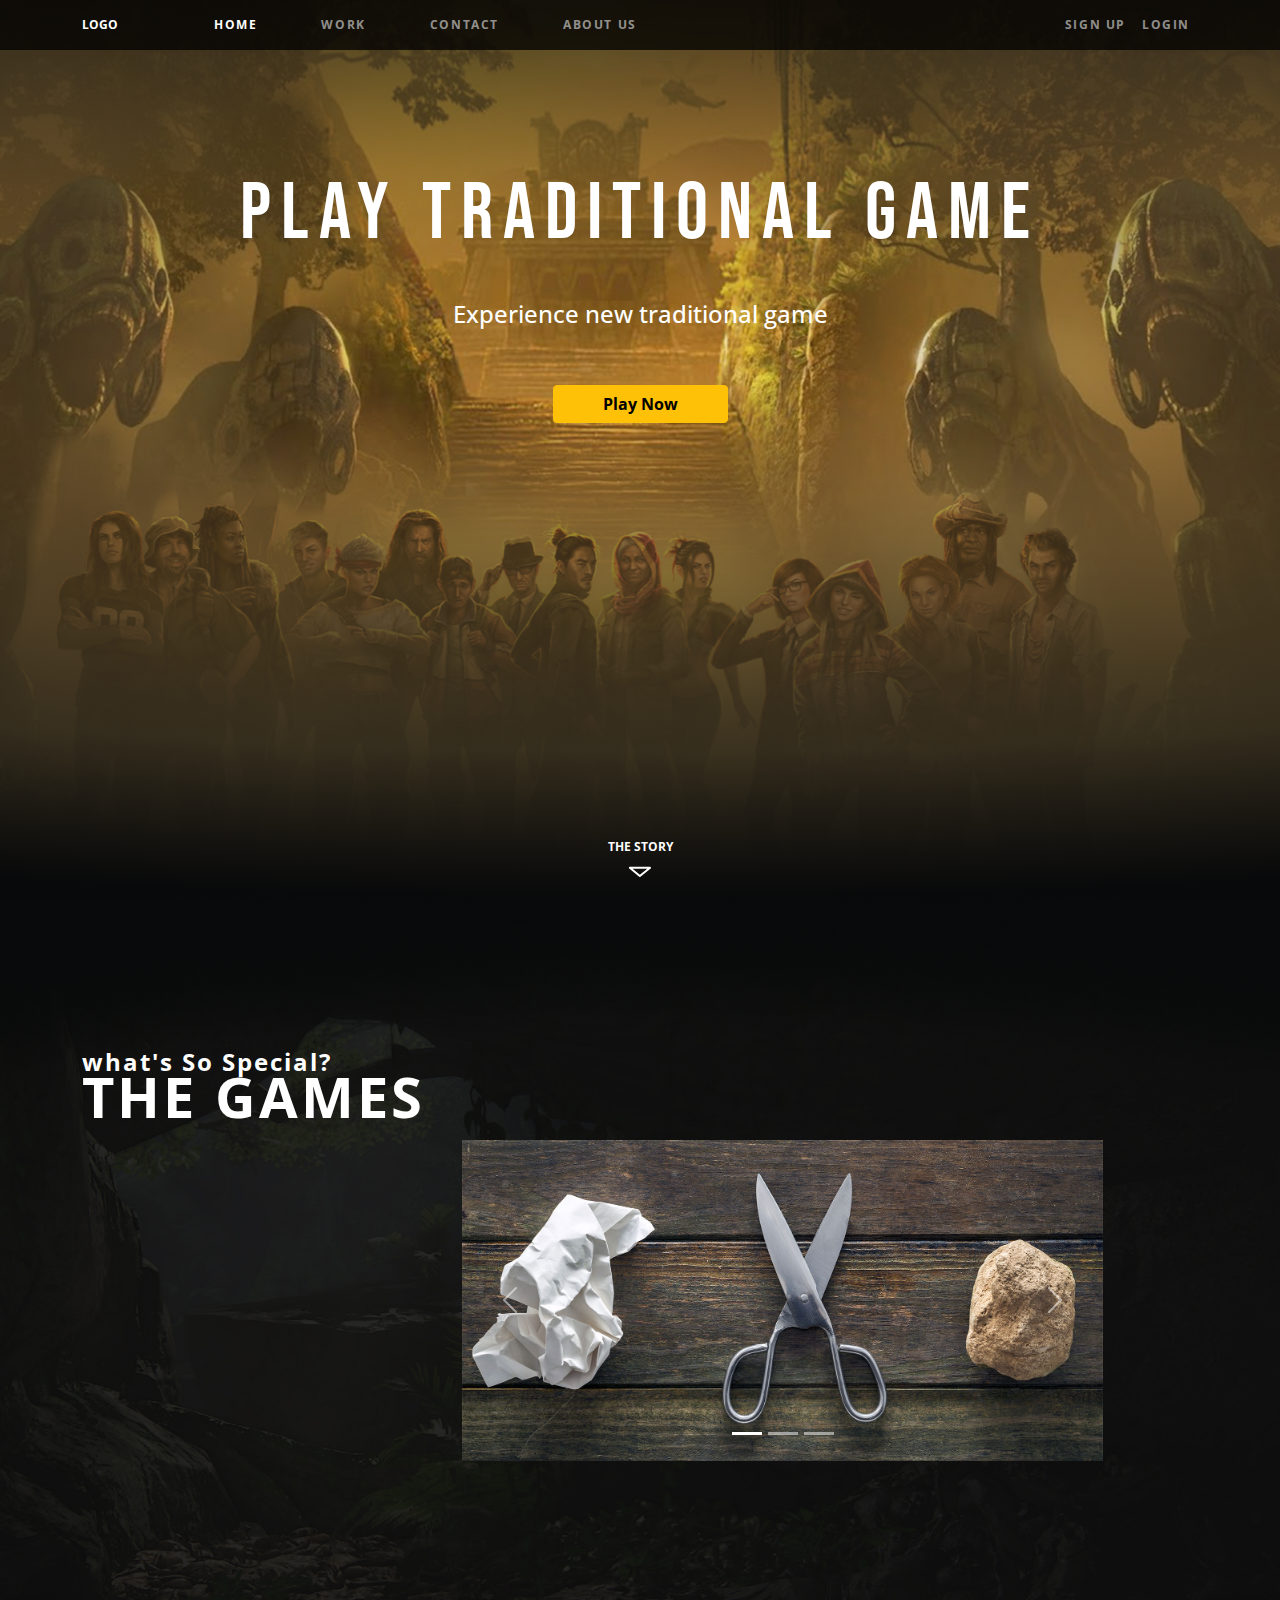
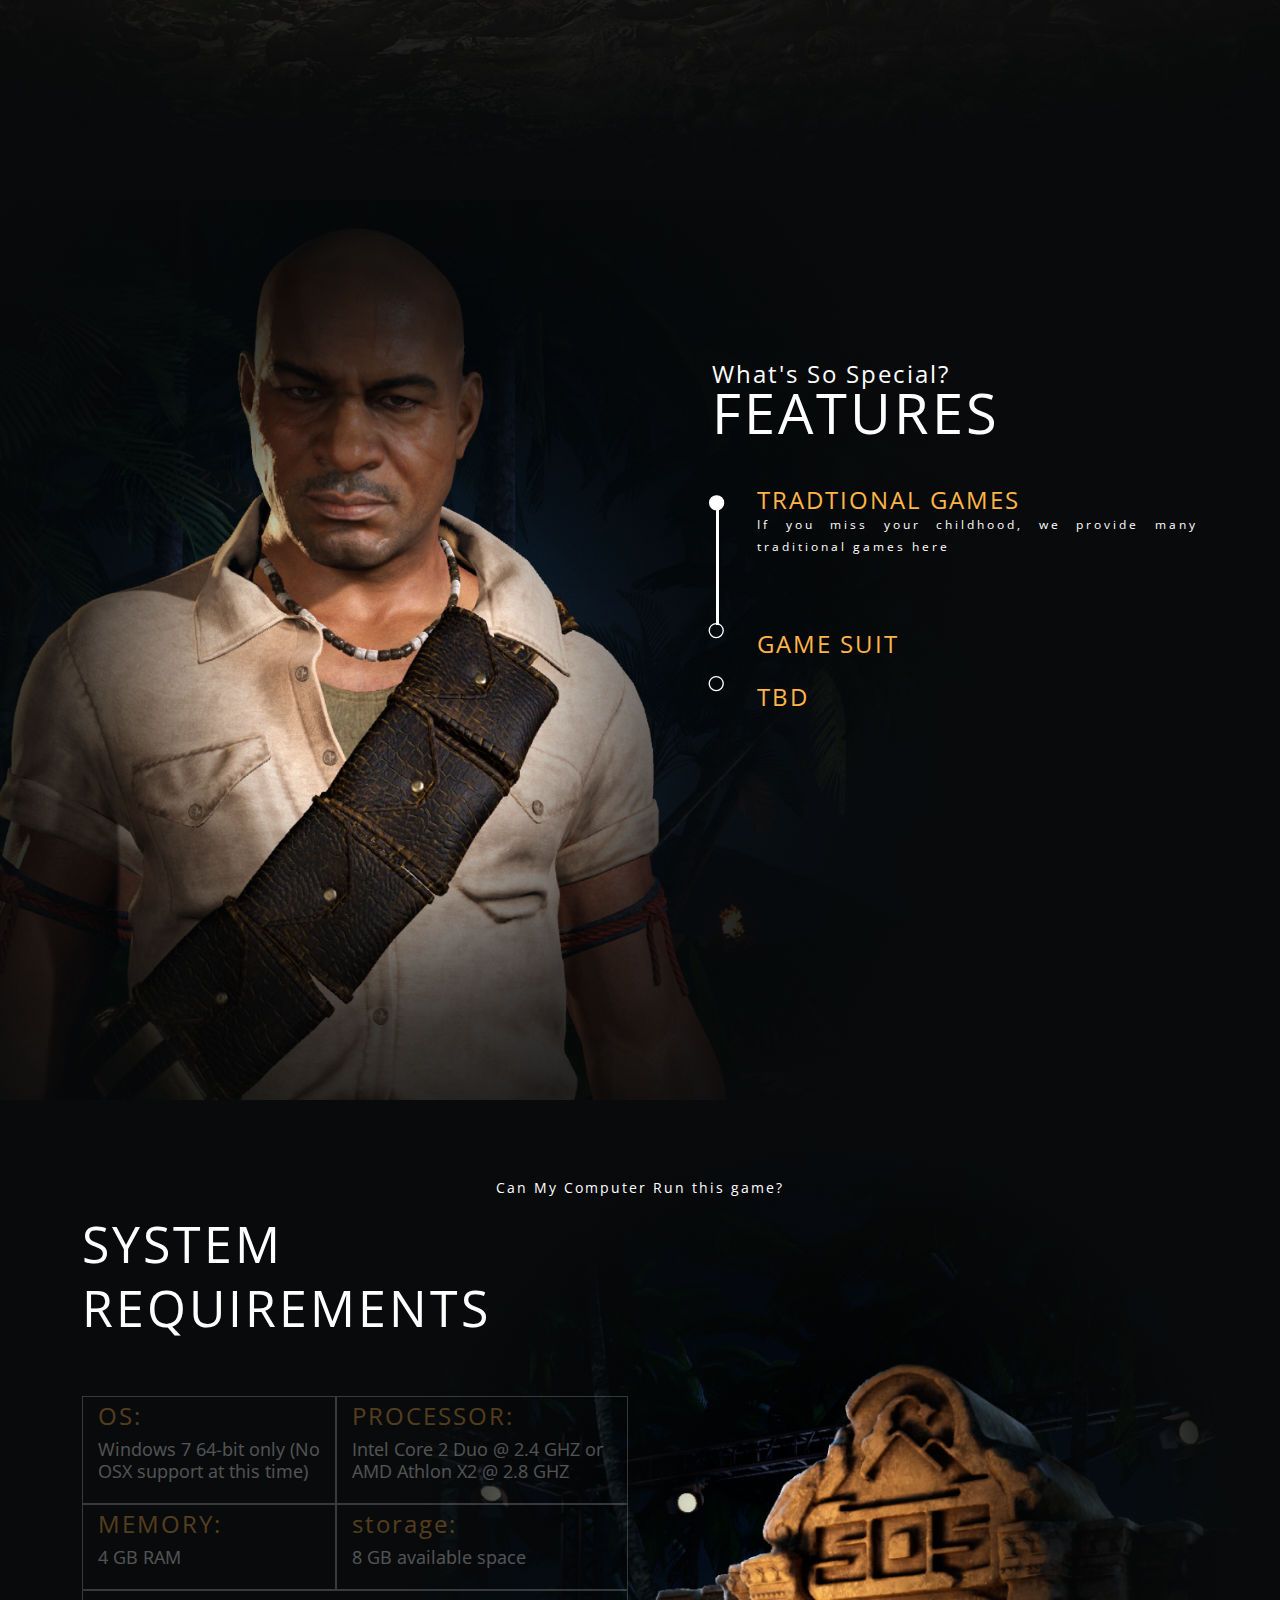
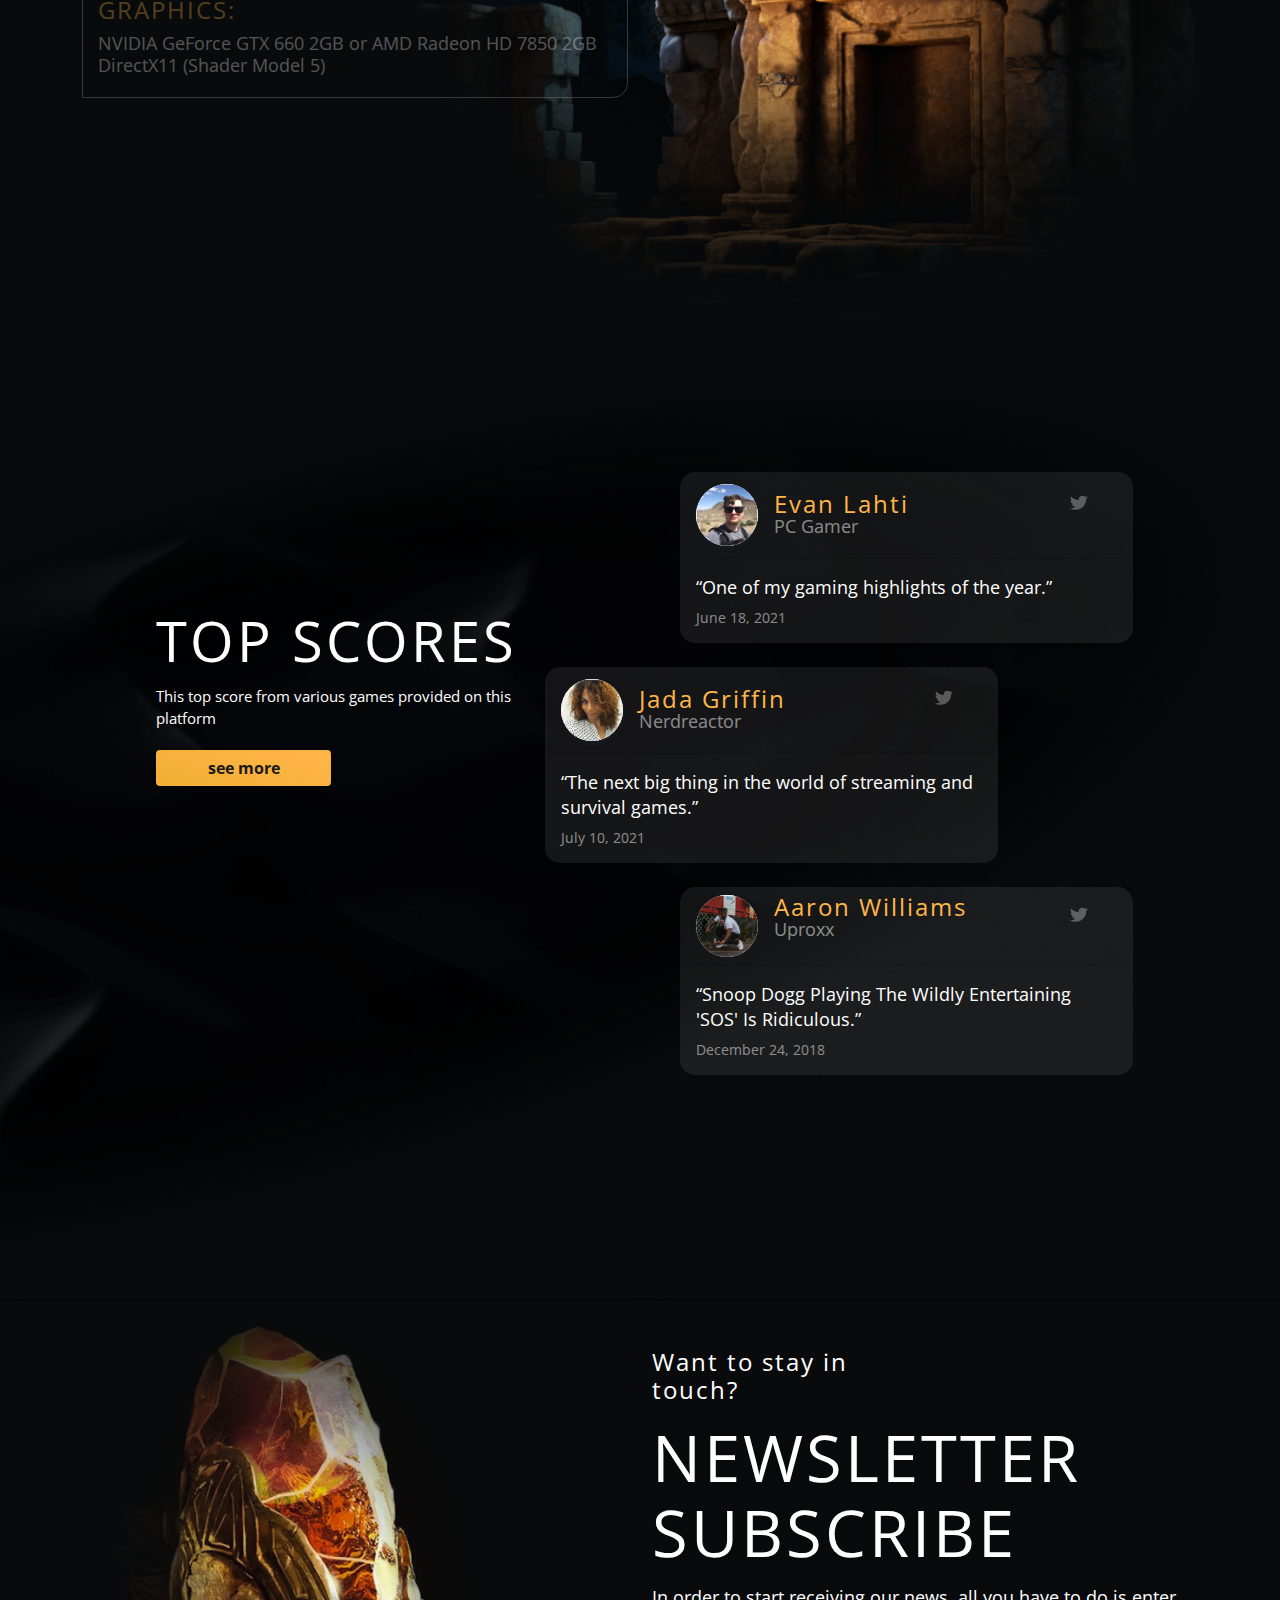
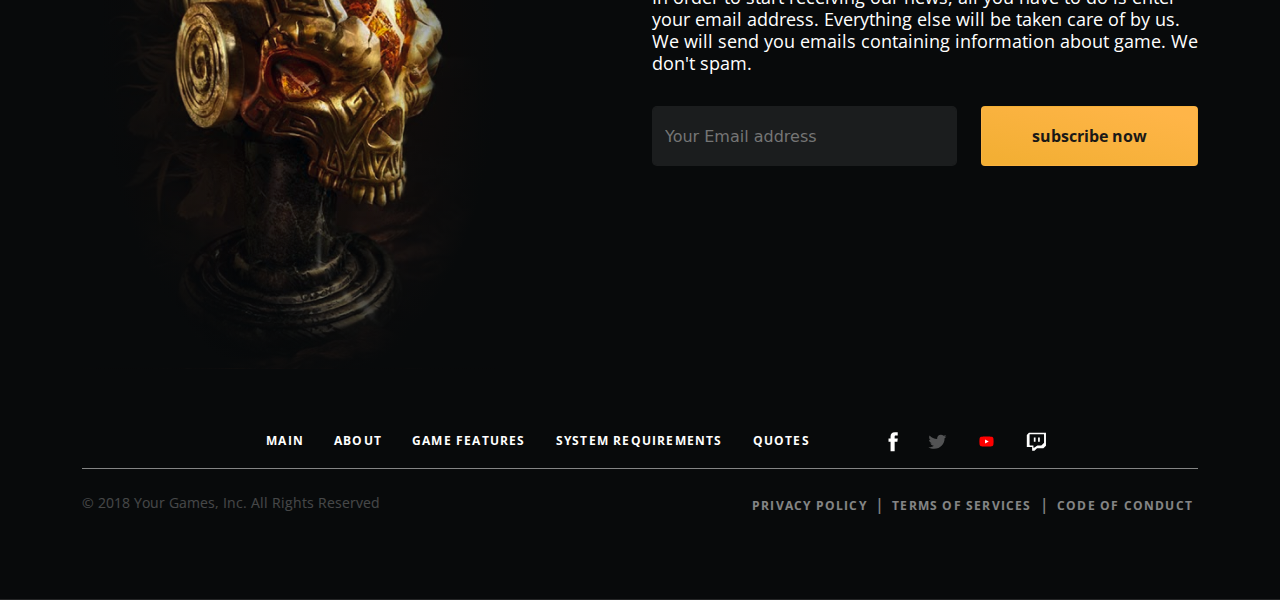
<file: index.html>
<!DOCTYPE html>
<html lang="en">

<head>
  <meta charset="UTF-8">
  <meta http-equiv="X-UA-Compatible" content="IE=edge">
  <meta name="viewport" content="width=device-width, initial-scale=1.0">
  <link href="bootsrap/bootstrap.css" rel="stylesheet">
  <link href="css/style.css" rel="stylesheet">
  <link href="https://cdn.jsdelivr.net/npm/bootstrap@5.1.3/dist/css/bootstrap.min.css" rel="stylesheet"
    integrity="sha384-1BmE4kWBq78iYhFldvKuhfTAU6auU8tT94WrHftjDbrCEXSU1oBoqyl2QvZ6jIW3" crossorigin="anonymous">
  <title>Home-Page</title>
</head>

<body>
  <header id="head">
    <!-- navigasi -->
    <nav class="navbar navbar-expand-lg navbar-dark bg-nav">
      <div class="container">
        <a class="navbar-brand ms-md-0" href="#">LOGO</a>
        <button class="navbar-toggler" type="button" data-bs-toggle="collapse" data-bs-target="#navbarSupportedContent"
          aria-controls="navbarSupportedContent" aria-expanded="false" aria-label="Toggle navigation">
          <span class="navbar-toggler-icon"></span>
        </button>
        <div class="collapse navbar-collapse ms-4 mx-md-auto" id="navbarSupportedContent">
          <ul class="nav navbar-nav ms-lg-5 ms-md-auto ">
            <li class="nav-item px-4 mx-md-auto mx-sm-auto">
              <a class="nav-link active" aria-current="page" href="#">Home</a>
            </li>
            <li class="nav-item  px-4 mx-md-auto mx-sm-auto">
              <a class="nav-link" href="#">Work</a>
            </li>

            <li class="nav-item px-4 mx-md-auto mx-sm-auto">
              <a class="nav-link" href="#">Contact</a>
            </li>
            <li class="nav-item px-4 mx-md-auto mx-sm-auto">
              <a class="nav-link" href="#">About Us</a>
            </li>
          </ul>
          <ul class="nav navbar-nav ms-auto ms-md-auto">
            <li class="nav-item mx-md-auto mx-sm-auto"><a class="nav-link " href="#"> Sign Up</a></li>
            <li class="nav-item mx-md-auto mx-sm-auto"><a class="nav-link " href="#"> Login</a></li>
          </ul>
        </div>
      </div>
      </div>
    </nav>
    <!-- navigasi end -->
    <!-- halaman1 start -->
    <div class="container-fluid">
      <div class="contaier py-5">
        <div class="row py-5">
          <div class="col-12 text-center maincall">
            <h1>Play Traditional Game</h1>
            <h3>Experience new traditional game</h3>
          </div>
        </div>
        <div class="row pb-5">
          <div class="col-12 text-center pb-lg-2">
            <a href="games.html"><button type="button" class="btn btn-warning">Play Now</button></a>
          </div>
          <div class="col-lg-12 the-story">
            <a href="#halaman2">
              <p>The story</p> <svg width="23" height="12" viewBox="0 0 23 12" fill="none"
                xmlns="http://www.w3.org/2000/svg">
                <path d="M21.5786 1.83362H1.32422L11.338 10.0027L21.5786 1.83362Z" stroke="white" stroke-width="2"
                  stroke-linecap="round" stroke-linejoin="round" />
              </svg>
            </a>
          </div>
        </div>
      </div>
    </div>
    <!-- halaman1 end -->
  </header>
  <!-- Halaman 2 start -->
  <section id="halaman2" class=" container-fluid">
    <div class="container">
      <div class="row pt-5 wraphal2">
        <div class="col-lg-4 texthal2 ms-5-lg">
          <h3 class="text-white fw-bold">what's So Special?</h3>
          <h1 class="text-white fw-bold">The Games</h1>
        </div>
        <div class="col-lg-7  karosel">
          <div id="carouselExampleIndicators" class="carousel slide" data-bs-ride="carousel">
            <div class="carousel-indicators">
              <button type="button" data-bs-target="#carouselExampleIndicators" data-bs-slide-to="0" class="active"
                aria-current="true" aria-label="Slide 1"></button>
              <button type="button" data-bs-target="#carouselExampleIndicators" data-bs-slide-to="1"
                aria-label="Slide 2"></button>
              <button type="button" data-bs-target="#carouselExampleIndicators" data-bs-slide-to="2"
                aria-label="Slide 3"></button>
            </div>
            <div class="carousel-inner">
              <div class="carousel-item active">
                <img src="assets/rockpaperstrategy-1600.jpg" class="d-block w-100" alt="...">
              </div>
              <div class="carousel-item">
                <img src="assets/rockpaperstrategy-1600.jpg" class="d-block w-100" alt="...">
              </div>
              <div class="carousel-item">
                <img src="assets/rockpaperstrategy-1600.jpg" class="d-block w-100" alt="...">
              </div>
            </div>
            <button class="carousel-control-prev" type="button" data-bs-target="#carouselExampleIndicators"
              data-bs-slide="prev">
              <span class="carousel-control-prev-icon" aria-hidden="true"></span>
              <span class="visually-hidden">Previous</span>
            </button>
            <button class="carousel-control-next" type="button" data-bs-target="#carouselExampleIndicators"
              data-bs-slide="next">
              <span class="carousel-control-next-icon" aria-hidden="true"></span>
              <span class="visually-hidden">Next</span>
            </button>
          </div>
        </div>

      </div>
    </div>
  </section>
  <!-- Halaman 2 end -->

  <!-- halaman 3 start -->
  <section id="halaman3" class="container-fluid">
    <div class="container">
      <div class="row ">
        <div class="col-6 ms-auto wrap-text">
          <h3 class="text-white">What's So Special?</h3>
          <h1 class="text-white">Features</h1>
        </div>
      </div>
      <div class="row">
        <div class="col-6 ms-auto">
          <div class="d-flex d-inline">
            <div class="fitur-wrap ms-4 konten-list">
              <ul>
                <li><svg width="17" height="16" viewBox="0 0 17 16" fill="none" xmlns="http://www.w3.org/2000/svg">
                    <circle cx="8.62158" cy="7.78027" r="7" transform="rotate(90 8.62158 7.78027)" fill="white"
                      stroke="white" stroke-width="1.30637" />
                  </svg>
                  <div class="garis"></div>
                </li>
                <li class="jarak1"><svg width="16" height="17" viewBox="0 0 16 17" fill="none"
                    xmlns="http://www.w3.org/2000/svg">
                    <circle cx="8.21436" cy="8.54736" r="7" transform="rotate(90 8.21436 8.54736)" stroke="white"
                      stroke-width="1.30637" />
                  </svg>
                </li>
                <li><svg width="16" height="17" viewBox="0 0 16 17" fill="none" xmlns="http://www.w3.org/2000/svg">
                    <circle cx="8.21436" cy="8.54736" r="7" transform="rotate(90 8.21436 8.54736)" stroke="white"
                      stroke-width="1.30637" />
                  </svg>
                </li>
              </ul>
            </div>
            <div class="fitur-wrap">
              <ul>
                <li>TRADTIONAL GAMES <p class="text-p">If you miss your childhood, we provide many traditional games here
                  </p>
                </li>
                <li class="jarak2">GAME SUIT</li>
                <li>TBD</li>
              </ul>
            </div>
          </div>
        </div>
      </div>
    </div>
  </section>
  <!-- halaman3 end -->

  <!-- halaman4 start -->
  <section id="halaman4" class="container-fluid">
    <div class="container">
      <div class="row">
        <div class="col-12 text-center text1">
          <p>Can My Computer Run this game?</p>
        </div>
      </div>
      <div class="row">
        <div class="col-2">
          <h1 class="text2">system requirements</h1>
        </div>
      </div>
      <div class="row">
        <div class="col-lg-6 mt-5">
          <table class="tablereq">
            <tbody>
              <tr>
                <td>
                  <h2>OS:</h2>
                  <p>Windows 7 64-bit only
                    (No OSX support at this time)</p>
                </td>
                <td>
                  <h2>PROCESSOR:</h2>
                  <p>Intel Core 2 Duo @ 2.4 GHZ or AMD Athlon X2 @ 2.8 GHZ</p>
                </td>
              </tr>
              <tr>
                <td>
                  <h2>MEMORY:</h2>
                  <p>4 GB RAM</p>
                </td>
                <td>
                  <h2>storage:</h2>
                  <p>8 GB available space</p>
                </td>
              </tr>
              <tr>
                <td colspan="2">
                  <h2>GRAPHICS:</h2>
                  <p>NVIDIA GeForce GTX 660 2GB or
                    AMD Radeon HD 7850 2GB DirectX11 (Shader Model 5)</p>
                </td>
              </tr>
            </tbody>
          </table>
        </div>
      </div>
    </div>
  </section>
  <!-- halaman4 end -->

  <!-- Halaman5 start -->
  <section id="halaman5">
    <div class="container-fluid">
      <div class="row pt-5 topskor">
        <div class="col-lg-5 col-md-12 text-lg-start text-md-center">
          <div class="topskor1 ">
            <h1>TOP SCORES</h1>
            <p>This top score from various games provided on this platform</p>
            <button type="button" class="btn tindis">See More</button>
          </div>
        </div>
        <div class="col-lg-7 col-md-12 mx-md-auto  mx-auto">
          <div class="card1 my-4 mx-lg-auto mx-md-auto">
            <div class="card-header d-flex align-items-center cardhead">
              <img src="assets/evan-lahti.jpg" alt="">
              <div class="ms-3 mt-3">
                <h4>Evan Lahti</h4>
                <p>PC Gamer</p>
              </div>
              <svg width="19" height="15" viewBox="0 0 19 15" fill="none" xmlns="http://www.w3.org/2000/svg">
                <path opacity="0.3"
                  d="M18.3981 2.41449C17.7231 2.70013 17.0072 2.88765 16.2741 2.97084C17.0365 2.53297 17.623 1.84099 17.899 1.01526C17.1731 1.42694 16.3789 1.71699 15.5508 1.87286C14.8519 1.15947 13.8744 0.755389 12.8519 0.757085C10.8105 0.757085 9.15361 2.33909 9.15361 4.29061C9.15361 4.5679 9.18627 4.83816 9.25021 5.09623C6.17639 4.94862 3.45216 3.54236 1.62787 1.404C1.30934 1.92529 1.12764 2.53297 1.12764 3.18076C1.12764 4.40623 1.78024 5.48805 2.77231 6.12188C2.18494 6.10468 1.61046 5.95309 1.09706 5.67983V5.7249C1.09706 7.43659 2.37189 8.86495 4.06278 9.19027C3.5182 9.3312 2.94722 9.35187 2.39305 9.25072C2.86384 10.6549 4.22998 11.6764 5.8475 11.7061C4.5821 12.6524 2.98781 13.2184 1.25483 13.2184C0.960153 13.2181 0.66574 13.2015 0.373047 13.1689C2.00943 14.1713 3.95365 14.7571 6.04185 14.7571C12.8438 14.7571 16.5627 9.37118 16.5627 4.70056C16.5627 4.54779 16.5627 4.39502 16.5513 4.24335C17.2749 3.74295 17.8998 3.12372 18.3969 2.41449H18.3981Z"
                  fill="white" />
              </svg>
            </div>
            <div class="card-body">
              <h5>“One of my gaming highlights of the year.”</h5>
              <p class="card-text">June 18, 2021</p>
            </div>
          </div>

          <div class="card1 my-4 mx-lg-0 mx-md-auto">
            <div class="card-header d-flex align-items-center cardhead">
              <img src="assets/jada-griffin.jpg" alt="">
              <div class="ms-3 mt-3">
                <h4>Jada Griffin</h4>
                <p>Nerdreactor</p>
              </div>
              <svg width="19" height="15" viewBox="0 0 19 15" fill="none" xmlns="http://www.w3.org/2000/svg">
                <path opacity="0.3"
                  d="M18.3981 2.41449C17.7231 2.70013 17.0072 2.88765 16.2741 2.97084C17.0365 2.53297 17.623 1.84099 17.899 1.01526C17.1731 1.42694 16.3789 1.71699 15.5508 1.87286C14.8519 1.15947 13.8744 0.755389 12.8519 0.757085C10.8105 0.757085 9.15361 2.33909 9.15361 4.29061C9.15361 4.5679 9.18627 4.83816 9.25021 5.09623C6.17639 4.94862 3.45216 3.54236 1.62787 1.404C1.30934 1.92529 1.12764 2.53297 1.12764 3.18076C1.12764 4.40623 1.78024 5.48805 2.77231 6.12188C2.18494 6.10468 1.61046 5.95309 1.09706 5.67983V5.7249C1.09706 7.43659 2.37189 8.86495 4.06278 9.19027C3.5182 9.3312 2.94722 9.35187 2.39305 9.25072C2.86384 10.6549 4.22998 11.6764 5.8475 11.7061C4.5821 12.6524 2.98781 13.2184 1.25483 13.2184C0.960153 13.2181 0.66574 13.2015 0.373047 13.1689C2.00943 14.1713 3.95365 14.7571 6.04185 14.7571C12.8438 14.7571 16.5627 9.37118 16.5627 4.70056C16.5627 4.54779 16.5627 4.39502 16.5513 4.24335C17.2749 3.74295 17.8998 3.12372 18.3969 2.41449H18.3981Z"
                  fill="white" />
              </svg>
            </div>
            <div class="card-body">
              <h5>“The next big thing in the world of streaming and survival games.”</h5>
              <p class="card-text">July 10, 2021</p>
            </div>
          </div>

          <div class="card1 my-4 mx-lg-auto mx-md-auto">
            <div class="card-header d-flex align-items-center cardhead">
              <img src="assets/aaron-williams.jpg" alt="">
              <div class="ms-3 ">
                <h4>Aaron Williams</h4>
                <p>Uproxx</p>
              </div>
              <svg width="19" height="15" viewBox="0 0 19 15" fill="none" xmlns="http://www.w3.org/2000/svg">
                <path opacity="0.3"
                  d="M18.3981 2.41449C17.7231 2.70013 17.0072 2.88765 16.2741 2.97084C17.0365 2.53297 17.623 1.84099 17.899 1.01526C17.1731 1.42694 16.3789 1.71699 15.5508 1.87286C14.8519 1.15947 13.8744 0.755389 12.8519 0.757085C10.8105 0.757085 9.15361 2.33909 9.15361 4.29061C9.15361 4.5679 9.18627 4.83816 9.25021 5.09623C6.17639 4.94862 3.45216 3.54236 1.62787 1.404C1.30934 1.92529 1.12764 2.53297 1.12764 3.18076C1.12764 4.40623 1.78024 5.48805 2.77231 6.12188C2.18494 6.10468 1.61046 5.95309 1.09706 5.67983V5.7249C1.09706 7.43659 2.37189 8.86495 4.06278 9.19027C3.5182 9.3312 2.94722 9.35187 2.39305 9.25072C2.86384 10.6549 4.22998 11.6764 5.8475 11.7061C4.5821 12.6524 2.98781 13.2184 1.25483 13.2184C0.960153 13.2181 0.66574 13.2015 0.373047 13.1689C2.00943 14.1713 3.95365 14.7571 6.04185 14.7571C12.8438 14.7571 16.5627 9.37118 16.5627 4.70056C16.5627 4.54779 16.5627 4.39502 16.5513 4.24335C17.2749 3.74295 17.8998 3.12372 18.3969 2.41449H18.3981Z"
                  fill="white" />
              </svg>
            </div>
            <div class="card-body">
              <h5>“Snoop Dogg Playing The Wildly Entertaining 'SOS' Is Ridiculous.”</h5>
              <p class="card-text">December 24, 2018</p>
            </div>
          </div>

        </div>
      </div>
  </section>
  <!-- Halaman5 end -->
  <section id="halaman6" class="container-fluid">
    <div class="container">
      <div class="row">
        <div class="col-lg-6 wrap-tengkorak mt-4">
          <div><img src="assets/skull.png" alt=""><div class="tengkorak"></div></div>
        </div>
        <div class="col-lg-6 ">
          <div class="row mt-5">
            <div class="col-5">
              <h3 class="want">Want to stay in touch?</h3>
            </div>
          </div>
          <div class="row mt-2">
            <div class="col-5">
              <h1 class="news">NEWSLETTER SUBSCRIBE</h1>
            </div>
          </div>
          <div class="row mt-2">
            <div class="col-12">
              <p class="news2">In order to start receiving our news, all you have to do is enter your email address. Everything else will be taken care of by us. We will send you emails containing information about game. We don't spam.</p>
            </div>
          </div>
          <div class="row mt-3">
            <div class="col-12 d-flex form-btn">
              <input type="text"  id="formGroupExampleInput" placeholder="Your Email address"><button type="button" class="btn tindis ms-4">Subscribe now</button>
            </div>
          </div>
          <!-- <div class="wrap-news">
            <h3>Want to stay in touch?</h3>
            <h1>newsletter SUBSCRIBE </h1>
            <p>In order to start receiving our news, all you have to do is enter your email address. Everything else will be taken care of by us. We will send you emails containing information about game. We don't spam.</p>
          </div>  
          <div class="form-btn">
            <input type="text" class="form-control" id="formGroupExampleInput" placeholder="Example input placeholder"><button type="button" class="btn tindis">Subscribe now</button>
          </div> -->
        </div>
      </div>
      <!-- tengkorak dkk end -->
<!-- footer -->
      <div class="row">
        <div class="col-lg-12">
          <div class="footer1">
            <ul>
              <li><a href="#head">MAIN</a></li>
              <li><a href="#halaman2">about</a></li>
              <li><a href="#halaman3">game features</a></li>
              <li><a href="#halaman4">System requirements</a></li>
              <li><a href="#halaman5">quotes</a></li>
              <li class="ms-5"> <a href=""><svg width="10" height="20" viewBox="0 0 10 20" fill="none" xmlns="http://www.w3.org/2000/svg">
                <path fill-rule="evenodd" clip-rule="evenodd" d="M6.65382 19.1726H2.56282V9.67859H0.517822V6.40559H2.56282V4.44159C2.56282 1.77259 3.71782 0.183594 6.99582 0.183594H9.72582V3.45659H8.02082C6.74282 3.45659 6.65882 3.91459 6.65882 4.76859L6.65382 6.40559H9.74582L9.38382 9.67859H6.65382V19.1726Z" fill="white"/>
                </svg></li>
              <li><svg width="19" height="15" viewBox="0 0 19 15" fill="none" xmlns="http://www.w3.org/2000/svg">
                <path opacity="0.3" d="M18.3981 2.41449C17.7231 2.70013 17.0072 2.88765 16.2741 2.97084C17.0365 2.53297 17.623 1.84099 17.899 1.01526C17.1731 1.42694 16.3789 1.71699 15.5508 1.87286C14.8519 1.15947 13.8744 0.755389 12.8519 0.757085C10.8105 0.757085 9.15361 2.33909 9.15361 4.29061C9.15361 4.5679 9.18627 4.83816 9.25021 5.09623C6.17639 4.94862 3.45216 3.54236 1.62787 1.404C1.30934 1.92529 1.12764 2.53297 1.12764 3.18076C1.12764 4.40623 1.78024 5.48805 2.77231 6.12188C2.18494 6.10468 1.61046 5.95309 1.09706 5.67983V5.7249C1.09706 7.43659 2.37189 8.86495 4.06278 9.19027C3.5182 9.3312 2.94722 9.35187 2.39305 9.25072C2.86384 10.6549 4.22998 11.6764 5.8475 11.7061C4.5821 12.6524 2.98781 13.2184 1.25483 13.2184C0.960153 13.2181 0.66574 13.2015 0.373047 13.1689C2.00943 14.1713 3.95365 14.7571 6.04185 14.7571C12.8438 14.7571 16.5627 9.37118 16.5627 4.70056C16.5627 4.54779 16.5627 4.39502 16.5513 4.24335C17.2749 3.74295 17.8998 3.12372 18.3969 2.41449H18.3981Z" fill="white"/>
                </svg></a>
                </li>
              <li><a href=""><svg xmlns="http://www.w3.org/2000/svg" height="15" width="19" viewBox="-35.20005 -41.33325 305.0671 247.9995"><path d="M229.763 25.817c-2.699-10.162-10.65-18.165-20.748-20.881C190.716 0 117.333 0 117.333 0S43.951 0 25.651 4.936C15.553 7.652 7.6 15.655 4.903 25.817 0 44.236 0 82.667 0 82.667s0 38.429 4.903 56.85C7.6 149.68 15.553 157.681 25.65 160.4c18.3 4.934 91.682 4.934 91.682 4.934s73.383 0 91.682-4.934c10.098-2.718 18.049-10.72 20.748-20.882 4.904-18.421 4.904-56.85 4.904-56.85s0-38.431-4.904-56.85" fill="red"/><path d="M93.333 117.559l61.333-34.89-61.333-34.894z" fill="#fff"/></svg></a></li>

              <li><a href=""><svg width="20" height="19" viewBox="0 0 20 19" fill="none" xmlns="http://www.w3.org/2000/svg">
                <path fill-rule="evenodd" clip-rule="evenodd" d="M19.9602 13.6252V9.5538V0.680176H2.93894L0.811279 2.97688V15.0868H6.13043V18.845H8.47085L11.024 16.1307H17.407L19.9602 13.6252ZM7.40694 13.4165H4.00268C3.76864 13.4165 3.57715 13.2286 3.57715 12.9989V2.76817C3.57715 2.5385 3.76864 2.35059 4.00268 2.35059H17.6197C17.8537 2.35059 18.0452 2.5385 18.0452 2.76817V10.7022C18.0452 10.8171 18.0027 10.9215 17.9229 10.9998L15.5825 13.2965C15.5027 13.3748 15.391 13.4165 15.2793 13.4165H11.3697L8.07183 15.6401C8.00268 15.6871 7.91757 15.7132 7.83247 15.7132C7.76332 15.7132 7.69949 15.6976 7.63566 15.6662C7.49204 15.5932 7.40694 15.4522 7.40694 15.2956V13.4165Z" fill="white"/>
                <path d="M13.79 9.76274V5.58691H12.0878V9.76274H13.79ZM9.53465 9.76274V5.58691H7.83252V9.76274H9.53465Z" fill="white"/>
                </svg></a></li>
            </ul>
          </div>
          <div class="footer2">
            <p class="mt-4 mb-5"> © 2018 Your Games, Inc. All Rights Reserved</p>
            <ul class="ms-auto mt-4 mb-5">
              <li><a href="">Privacy Policy</a></li>
              <li>|</li>
              <li><a href="">Terms of Services</a></li>
              <li>|</li>
              <li><a href="">Code of Conduct</a></li>
            </ul>
          </div>
        </div>
      </div>
    </div>
  </section>







  <script src="js/bootstrap.js"></script>
  <script src="js/popper.min.js"></script>
</body>

</html>
</file>
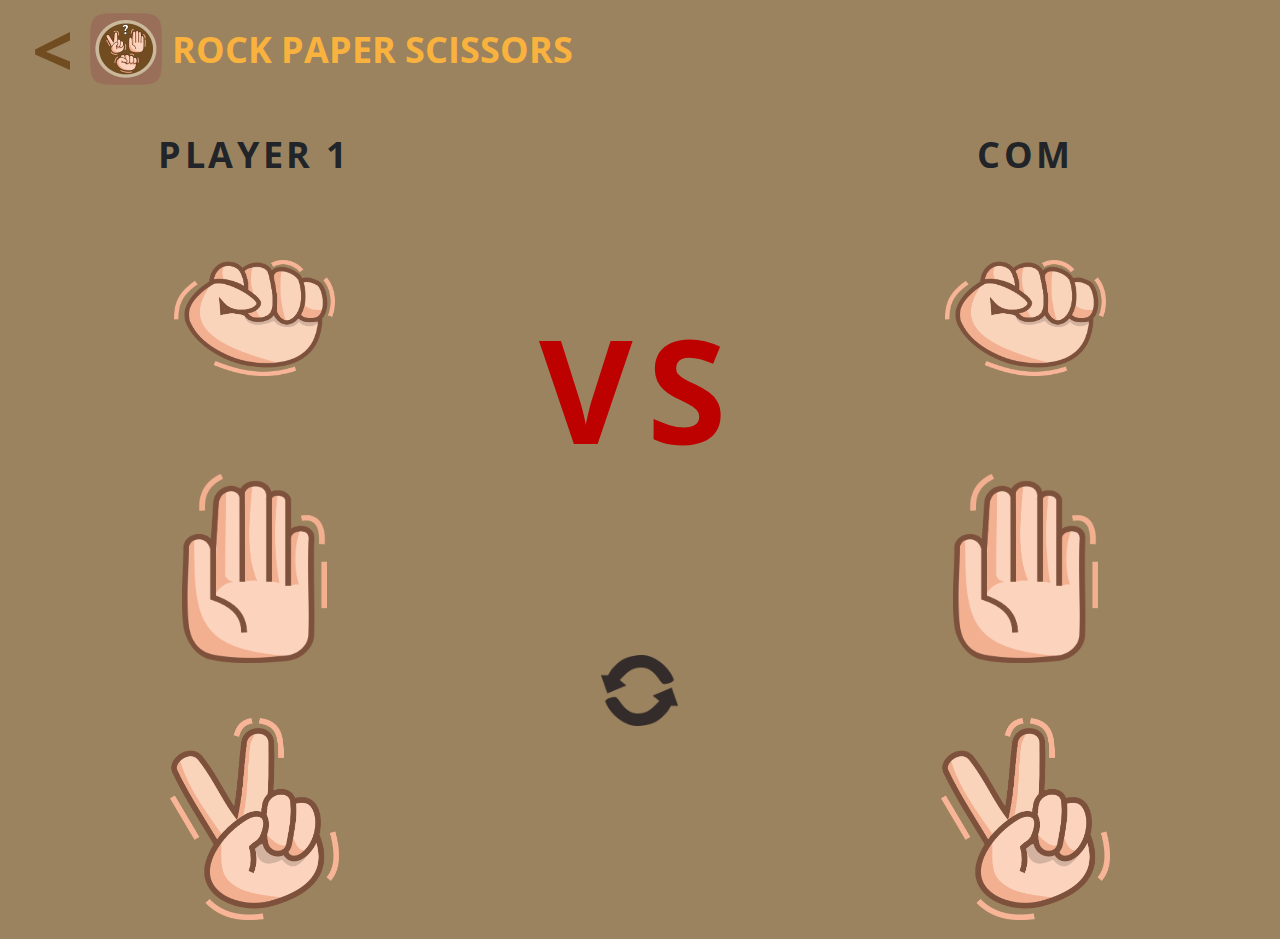
<file: games.html>
<!DOCTYPE html>
<html lang="en">
<head>
    <meta charset="UTF-8">
    <meta http-equiv="X-UA-Compatible" content="IE=edge">
    <meta name="viewport" content="width=device-width, initial-scale=1.0">
    <link href="bootsrap/bootstrap.css" rel="stylesheet">
    <link rel="stylesheet" href="css/games.css">
    <title>The-Traditional-Games</title>
    
</head>
<body>
<section id="games" class="container-fluid">
    <div class="wrapper-header">
        <div class="header">
           <a class="back" href="index.html"><</a><img class="logo" src="assets/logo-1.png" alt=""><h2 class="title">ROCK PAPER SCISSORS</h2>
        </div>
    </div>
    <div class="game-session">
        <div class="wrapper-player">
            <h4 class="player">PLAYER 1</h4>
            <div class="weapon">
                <button class="bt-batu"><img class="batu" src="assets/batu.png" alt=""></button>
                <button class="bt-kertas"><img class="kertas" src="assets/kertas.png" alt=""></button>
                <button class="bt-gunting"><img class="gunting" src="assets/gunting.png" alt=""></button>
            </div>
        </div>
        <div class="versus">
            <!-- <h1 class="versus-text">VS</h1> -->
            <div class="box-versus">
                <h1 class="versus-text">VS</h1>
                <!-- <h1 class="win">Winner</h1> -->
            </div>
            <button class="reset-btn" onclick="myFunction()"><img src="assets/refresh.png" class="refrhes-btn-img" alt=""></button>
        </div>
        <div class="wrapper-com">
            <h4 class="com">com</h4>
            <div class="weapon-com">
                <button class="batucom"><img class="cbatu" src="assets/batu.png" alt=""></button>
                <button class="kertascom"><img class="ckertas" src="assets/kertas.png" alt=""></button>
                <button class="guntingcom"><img class="cgunting" src="assets/gunting.png" alt=""></button>
            </div>
        </div>
    </div>
</section>


<!-- javascript -->
<script src="js/games.js"></script>
</body>
</html>
</file>
<file: css/style.css>
@import url('https://fonts.googleapis.com/css2?family=Bebas+Neue&family=Open+Sans&display=swap');
html {
    scroll-behavior: smooth;
  }

#head {
    width: 100%;
    background: radial-gradient(189.96% 61.18% at 50% 38.82%, rgba(255, 181, 72, 0) 0%, rgba(52, 44, 29, 0.80319) 73.22%, #08090A 99.74%),url('../assets/main-bg.jpg');
    background-size: cover;
    background-repeat: no-repeat;
    background-position: center;
    min-height: 100vh;
    position: relative;
}


.bg-nav {
    background-color: rgba(0, 0, 0, 0.75);
}
.navbar-brand{
    font-size: 12px;
    font-weight: bold;
    font-family:  'Open Sans', sans-serif;
    text-transform: uppercase;
}
.nav{
    letter-spacing: 0.1rem;
    font-style: normal;
    
}

.navbar-nav li a{
    font-size: 12px;
    font-weight: bold;
    font-family:  'Open Sans', sans-serif;
    text-transform: uppercase;
}
.maincall{
    padding-top: 20px;
    width: 100%;
    height: 80%;
    color: white;
}
.maincall h1{
    width: 100%;
    font-family: 'Bebas Neue';
    font-size: 80px;
    letter-spacing: 10px;
}
.maincall h3{
    width: 100%;
    font-family: 'Open Sans', sans-serif;
    font-size: 24px;
    font-style: normal;
    padding-top: 30px;
}

.btn{
    width: 175px;
    font-family: 'Open Sans', sans-serif;
    font-size: 16px;
    font-style: normal;
    font-weight: bold;
}


/* font-family: 'Open Sans', sans-serif;
    color: white;
    text-decoration: none; */
/* .the-story {
    width: auto;
    position: relative;
    font-family: 'Open Sans', sans-serif;
    text-decoration: none;
    color: white;
} */
#head .the-story {
    width: auto;
    
}
#head .the-story a{
    font-family: 'Open Sans', sans-serif;
    color: white;
    
    text-decoration: none;
    display: flex;
    flex-direction: column;
    justify-content: center;
    align-items: center;
    position: absolute;
    bottom: 2.5%;
    left: 50%;
    transform: translateX(-50%);
}
#head .the-story p{
    font-style: normal;
    font-weight: 700;
    font-size: 12px;
    line-height: 0.3rem;
    text-transform: uppercase;
}
#halaman2 {
    width: 100%;
    min-height: 100vh;
    background-image: radial-gradient(136.03% 54.57% at 50% 48.04%, rgba(255, 255, 255, 0) 0%, rgba(0, 0, 0, 0) 60.63%, #080A0B 99.74%),url('../assets/the-games-bg.jpg');
    background-repeat: no-repeat;
    background-size: cover;
    background-position: center;
    position: relative;
}
#halaman2 .wraphal2{
    height: auto;
}
#halaman2 .texthal2{
    padding-top: 100px;
    height: 15rem;
}
#halaman2 .texthal2 h3{
    font-family: 'Open Sans', sans-serif;
    font-style: normal;
    font-weight: 400;
    font-size: 24px;
    line-height: 28px;
    letter-spacing: 2px;
    color: #FFFFFF;
}
#halaman2 .texthal2 h1{
    font-family: 'Open Sans', sans-serif;
    font-style: normal;
    font-weight: 400;
    font-size: 56px;
    line-height: 1.5rem;
    letter-spacing: 3px;
    text-transform: uppercase;

color: #FFFFFF;
}

/* #halaman2 .wraphal2 .karosel{
    margin-top: 15rem !important;
} */

@media (min-width: 992px){
.karosel {
    margin-top: 12rem !important;
}
}

#halaman3 {
    width: 100%;
    min-height: 100vh;
    background-image: radial-gradient(51.1% 80.48% at 30.85% 53.65%, rgba(255, 255, 255, 0) 0%, rgba(0, 0, 0, 0) 19.2%, rgba(4, 5, 6, 0.520671) 47.48%, #080A0B 99.74%),url('../assets/features.jpg');
    background-repeat: no-repeat;
    background-size: cover;
    background-position: center;
    position: relative;
}







.wrap-text{
    padding-top: 10rem;
    
}
 
.wrap-text h3{
    font-family: 'Open Sans', sans-serif;
    font-style: normal;
    font-weight: 400;
    font-size: 24px;
    line-height: 28px;
    letter-spacing: 2px;
    margin-left: 60px;
    
}
.wrap-text h1{
    font-family: 'Open Sans', sans-serif;
    font-weight: 400;
    font-size: 56px;
    line-height: 2rem;
    letter-spacing: 3px;
    text-transform: uppercase;  
    margin-left: 60px;
}
fitur-wrap{
    margin-top: 4rem;
}
.fitur-wrap ul{
    list-style: none;
    padding-top: 50px;
}
.fitur-wrap ul li{
    font-family: 'Open Sans', sans-serif;
    position: relative;
    font-style: normal;
    font-weight: 400px;
    font-size: 24px;
    line-height: 28px;
    letter-spacing: 2px;
    color: #FFB548;
    margin-bottom: 25px;
    

}
.text-p{
    font-family: 'Open Sans';
    font-style: normal;
    font-weight: 200px;
    font-size: 12px;
    line-height: 22px;
    letter-spacing: 3px;
    text-align: justify;
    color: #FFFFFF;
    
}
.konten-list{
    display: inline-flex;
    position: relative;
}

.jarak1{
    
    margin-top: 100px;
}
.jarak2{
    
    margin-top: 8vh;
}
.garis{
    width: 2.5px;
    height: 116px;
    background-color: white;
    position: absolute;
    left: 8px;
    top: 290%;
    transform: translateY(-50%);
}
/* .fitur-wrap{
    margin-top: 4rem;
}
.fitur-wrap .konten-list{
    display: inline-flex;
    position: relative;
}


.fitur-wrap ul{
    list-style: none;
    padding-left: 25px;
}

.fitur-wrap ul li{
    font-family: 'Open Sans', sans-serif;
    position: relative;
    font-style: normal;
    font-weight: 400px;
    font-size: 24px;
    line-height: 28px;
    letter-spacing: 2px;
    color: #FFB548;
    margin-bottom: 25px;
    

}
.fitur-wrap ul li p{
    font-family: 'Open Sans';
    font-style: normal;
    font-weight: 200px;
    font-size: 12px;
    line-height: 22px;
    letter-spacing: 1px;
    text-align: justify;
    color: #FFFFFF;
    margin-left: 27px;
    
}
.fitur-wrap ul li .garis{
    width: 2.5px;
    height: 92px;
    background-color: white;
    position: absolute;
    left: 8px;
    top: 340%;
    transform: translateY(-50%);
} */  

#halaman4 {
    width: 100%;
    min-height: 100vh;
    background-image: radial-gradient(33.26% 45% at 64.32% 47.1%, rgba(255, 255, 255, 0) 3.36%, rgba(0, 0, 0, 0) 19.22%, #080A0B 99.74%), url('../assets/requirements.png');
    background-repeat: no-repeat;
    background-size: cover;
    background-position: center;
    position: relative;
}

#halaman4 .text1{
    margin-top: 80px;
}

.text1 p{
    font-family: 'Open Sans', sans-serif;
    font-style: normal;
    font-weight: 400;
    font-size: 14px;
    line-height: 16px;
    letter-spacing: 2px;
    color: #FFFFFF;
}

.text2{
    font-family: 'Open Sans', sans-serif;
    font-style: normal;
    font-weight: 400;
    font-size: 50px;
    line-height: 64px;
    letter-spacing: 3px;
    text-transform: uppercase;
    color: #FFFFFF;
}

.tablereq {
    mix-blend-mode: normal;
    opacity: 0.3;
    width: 100%;
    text-align: left;
    border-collapse: separate;
    border-spacing: 0;
    
  }

.tablereq td, .tablereq th {
    border: 1px solid #AAAAAA;
    padding: 5px 10px 5px 15px;
  }
  tr:last-child td:last-child { border-bottom-right-radius: 15px; }
  

.tablereq h2{
    font-family: 'Open Sans', sans-serif;
    font-style: normal;
    font-weight: 400;
    font-size: 24px;
    line-height: 28px;
    letter-spacing: 2px;
    color: #FFB548;
}
.tablereq p{
    font-family: 'Open Sans', sans-serif;
    font-style: normal;
    font-weight: 400;
    font-size: 18px;
    line-height: 22px;
    color: #FFFFFF;
}

#halaman5{
    width: 100%;
    min-height: 100vh;
    background-image: url('../assets/top-score-bg\(2\).png'), url('../assets/top-score-bg.png');
    background-repeat: no-repeat;
    background-size: cover;
    background-position: center;
    position: relative;
}


#halaman5 .topskor{
    height: auto;
}
@media (min-width: 992px){
    .topskor .topskor1 {
        margin-left: 9rem !important;
        margin-top: 10rem !important;
    }
    }


.topskor1 h1{
    font-family: 'Open Sans', sans-serif;
    font-style: normal;
    font-weight: 400;
    font-size: 56px;
    line-height: 64px;
    letter-spacing: 3px;
    text-transform: uppercase;
    color: #FFFFFF;
    padding-bottom: 5px;
}

.topskor1 p{
    font-family: 'Open Sans';
    font-style: normal;
    font-weight: 400;
    font-size: 15px;
    line-height: 22px;
    color: #FFFFFF;
    padding-bottom: 5px;
}

button.tindis{
    background: linear-gradient(194.68deg, #FFB548 11.27%, #F3AF34 90.4%);
    border-radius: 4px;
    font-family: 'Open Sans';
    font-style: normal;
    font-weight: 700;
    font-size: 16px;
    line-height: 22px;
    text-align: center;
    text-transform: lowercase;
    color: #1A1917;
}
#halaman5 .topskor2{
    
    width: 100%;
    margin-top: 5rem;
}
.card1{
    background: rgba(255, 255, 255, 0.08);
    border-radius: 15px;
    width: 452.59px;
    height: auto;
}
.card1 img{
    background: #FFFFFF;
    box-shadow: 0px 2px 6px rgba(47, 83, 151, 0.1);
    border-radius: 100px;
    width: 61.92px;
    height: 61.63px;
}

.card1 .cardhead{
    width: 100%;
    position: relative;
}

.card1 .cardhead h4{
    font-family: 'Open Sans';
    font-style: normal;
    font-weight: 400;
    font-size: 24px;
    line-height: 15px;
    letter-spacing: 2px;
    color: #FFB548;
}
.card1 .cardhead p{
    font-family: 'Open Sans';
    font-style: normal;
    font-weight: 400;
    font-size: 18px;
    line-height: 15px;
    text-align: justify;
    color: #FFFFFF;
    opacity: 0.5;
}
.cardhead svg{
    position: absolute;
    bottom: 55.5%;
    left: 88%;
    transform: translateX(-50%);
}
.card1 .card-body{
    width: 100%;
}

.card1 .card-body h5{
    font-family: 'Open Sans';
    font-style: normal;
    font-weight: 400;
    font-size: 18px;
    line-height: 25px;
    color: #FFFFFF;
}

.card1 .card-body p{
    font-family: 'Open Sans';
    font-style: normal;
    font-weight: 400;
    font-size: 14px;
    line-height: 19px;
    color: #FFFFFF;
    mix-blend-mode: normal;
    opacity: 0.5;
}

#halaman6{
    width: 100%;
    min-height: 100vh;
    background: radial-gradient(78.66% 177.87% at 19.56% 37.57%, rgba(255, 255, 255, 0) 0%, rgba(0, 0, 0, 0) 19.22%, #080A0B 99.74%);
    background-image: url('../assets/newsletter.png');
    background-repeat: no-repeat;
    background-size: cover;
    background-position: center;
    position: relative;
}
.wrap-tengkorak{
    position: relative;
}
.wrap-tengkorak .tengkorak{
    position: absolute;
    left: 8px;
    top: 48%;
    transform: translateY(-50%);
    width: 445.47px;
    height: 660.41px;
    background: radial-gradient(45.43% 53.19% at 50% 50%, rgba(255, 255, 255, 0) 0%, rgba(0, 0, 0, 0) 46.15%, #080A0B 99.74%) ;

}

h3.want{
    font-family: 'Open Sans';
    font-style: normal;
    font-weight: 400;
    font-size: 24px;
    line-height: 28px;
    letter-spacing: 2px;
    color: #FFFFFF;
}

h1.news{
    font-family: 'Open Sans';
    font-style: normal;
    font-weight: 400;
    font-size: 65px;
    line-height: 75px;
    letter-spacing: 3px;
    text-transform: uppercase;
    color: #FFFFFF;
}

p.news2{
    font-family: 'Open Sans';
    font-style: normal;
    font-weight: 400;
    font-size: 18px;
    line-height: 22px;
    color: #FFFFFF;
}

.form-btn{
    height: 100%;
}

.form-btn input{
    border-radius: 5px;
    display: block;
    height: 60px;
    width: 366.92px;
    padding: 0.375rem 0.75rem;
    font-size: 1rem;
    font-weight: 400;
    line-height: 1.5;
    color: #212529;
    background-color: rgba(255, 255, 255, 0.08);;
    background-clip: padding-box;
    border: 1px solid rgba(255, 255, 255, 0.08);
    -webkit-appearance: none;
    -moz-appearance: none;
    appearance: none;
    transition: border-color 0.15s ease-in-out, box-shadow 0.15s ease-in-out;
}
.form-btn button{
    width: 260px;
}

.footer1{
    position: relative;
}

.footer1 ul{
    list-style: none;
    display: flex;
    justify-content: center;
    align-items: center;
}
@media (min-width: 992px){
    .footer1 li{
        padding-left: 5px;
        padding-right: 5px;
        margin-top: 3rem;
    }
}

.footer1 li{
    padding-left: 15px;
    padding-right: 15px;
    text-transform: uppercase;
}

.footer1 li a{
    text-decoration: none;
    font-family: 'Open Sans';
    font-style: normal;
    font-weight: 700;
    font-size: 12px;
    line-height: 16px;
    text-align: right;
    letter-spacing: 0.1em;
    text-transform: uppercase;
    color: #FFFFFF;
}

.footer1 li a:hover{
    color: #FBB341 !important;
}

.footer2{
    border-top: 0.873968px solid #FFFFFF;
    opacity: 0.5;
    display: flex;
}

.footer2 ul{
    list-style: none;
    display: flex;
    justify-content: center;
    align-items: center;
}

.footer2 p{
    font-family: 'Open Sans';
font-style: normal;
font-weight: 400;
font-size: 14px;
line-height: 19px;

color: #FFFFFF;

mix-blend-mode: normal;
opacity: 0.5;
}
.footer2 li{
    color: #FFFFFF;
    padding-left: 5px;
    padding-right: 5px;
}
.footer2 a{
    font-family: 'Open Sans';
    font-style: normal;
    font-weight: 700;
    font-size: 12px;
    line-height: 16px;
    text-align: right;
    letter-spacing: 0.1em;
    text-transform: uppercase;
    color: #FFFFFF;
    text-decoration: none;
}
.footer2 li a:hover{
    color: #FBB341 !important;
}
</file>
<file: css/games.css>
@import url('https://fonts.googleapis.com/css2?family=Bebas+Neue&family=Open+Sans&display=swap');
body{
    font-family:  'Open Sans', sans-serif;
    margin: 0;
    height: 100%;
}
#games{
    width: 100%;
    background:  #9C835F;
    background-size: cover;
    background-position: center;
    background-attachment: fixed;
    position: relative;
    min-height: 100vh;
}
.wrapper-header{
    width: 100%;
    margin-bottom: 2rem;
}

.header{
    display: flex;
    flex-direction: row;
    align-items: center;
}

.back{
    text-decoration: none;
    font-style: normal;
    font-weight: 700;
    font-size: 4.5rem;
    line-height: 98px;
    letter-spacing: 0.1em;
    text-transform: uppercase;
    color: #724C21;
    margin: 0 5px 0 20px;
}
.logo{
    width: 4.5rem;
    height: 4.5rem;
    margin: 0 5px 0 5px;
}

.title{
    font-style: normal;
    font-weight: 700;
    font-size: 2.25rem;
    line-height: 49px;
    text-align: center;
    color: #F9B23D;
    margin: 0 5px 0 5px;
}

.game-session{
    display: flex;
    justify-content: center;
    height: 100%;
}

.game-session .wrapper-player{
    display: flex;
    flex-direction: column;
    align-items: center;
}

.player{
    font-style: normal;
    font-weight: 700;
    font-size: 2.25rem;
    line-height: 49px;
    text-align: center;
    letter-spacing: 0.1em;
    text-transform: uppercase;
}
.weapon{
    display: flex;
    flex-direction: column;
    align-items: center;
    
}

.bt-batu{
    /* background: #C4C4C4; */
    background: transparent;
    border-radius: 4.201680672268908vh;
    border: none;
    margin-top: 0.7rem;
    width: 29.831932773109244vh;
    height: 26.610644257703083vh;
}

.bt-kertas{
    /* background: #C4C4C4; */
    background: transparent;
    border-radius: 4.201680672268908vh;
    border: none;
    margin-top: 0.7rem;
    width: 29.831932773109244vh;
    height: 26.610644257703083vh;
}

.bt-gunting{
    /* background: #C4C4C4; */
    background: transparent;
    border-radius: 4.201680672268908vh;
    border: none;
    margin-top: 0.7rem;
    width: 29.831932773109244vh;
    height: 26.610644257703083vh;
}

.batu{
    width: 17.92717086834734vh;
    height: 12.88515406162465vh;
}
.kertas{
    width: 16.106442577030812vh;
    height: 21.008403361344538vh;
}
.gunting{
    width: 18.76750700280112vh;
    height: 22.408963585434172vh;
}

.game-session .wrapper-com{
    display: flex;
    flex-direction: column;
    align-items: center;
}

.com{
    font-style: normal;
    font-weight: bold;
    font-size: 2.25rem;
    line-height: 49px;
    text-align: center;
    letter-spacing: 0.1em;
    text-transform: uppercase;
}
.weapon-com{
    display: flex;
    flex-direction: column;
    align-items: center;
    
}

.buttoncom{
    background: #C4C4C4;
    border-radius: 4.201680672268908vh;
    border: none;
    margin-top: 0.7rem;
    width: 29.831932773109244vh;
    height: 26.610644257703083vh;
}

.batucom{
    background: #C4C4C4;
    background: transparent;
    border-radius: 4.201680672268908vh;
    border: none;
    margin-top: 0.7rem;
    width: 29.831932773109244vh;
    height: 26.610644257703083vh;
}
.kertascom{
    /* background: #C4C4C4; */
    background: transparent;
    border-radius: 4.201680672268908vh;
    border: none;
    margin-top: 0.7rem;
    width: 29.831932773109244vh;
    height: 26.610644257703083vh;
}
.guntingcom{
    /* background: #C4C4C4; */
    background: transparent;
    border-radius: 4.201680672268908vh;
    border: none;
    margin-top: 0.7rem;
    width: 29.831932773109244vh;
    height: 26.610644257703083vh;
}

.cbatu{
    width: 17.92717086834734vh;
    height: 12.88515406162465vh;
}
.ckertas{
    width: 16.106442577030812vh;
    height: 21.008403361344538vh;
}
.cgunting{
    width: 18.76750700280112vh;
    height: 22.408963585434172vh;
}


.versus{
    display: flex;
    flex-direction: column;
    align-items: center;
    justify-content: center;
    align-content: center;
    padding-top: 10rem;
    width: 40%;
    height: 100%;
    
}
.versus-text{
    font-style: normal;
    font-weight: 700;
    font-size: 144px;
    line-height: 196px;
    text-align: center;
    letter-spacing: 0.1em;
    text-transform: uppercase;
    color: #BD0000;
    
}

.box-result{
    display: flex;
    justify-content: center;
    align-items: center;
    width: 271.11px;
    height: 166.93px;
    background: #4C9654;
    border-radius: 10px;
    transform: rotate(-28.87deg);
    position: relative;
    text-align: center;
}
.box-draw{
    display: flex;
    justify-content: center;
    align-items: center;
    width: 271.11px;
    height: 166.93px;
    background: #035B0C;
    border-radius: 10px;
    transform: rotate(-28.87deg);
    position: relative;
    text-align: center;
}

.box-versus{
    display: flex;
    justify-content: center;
    align-items: center;
    
}

.win{
    font-family: 'Open Sans';
    font-style: normal;
    font-weight: 700;
    font-size: 38px;
    line-height: 52px;
    text-align: center;
    letter-spacing: 0.1em;
    text-transform: uppercase;
    color: #FFFFFF;
    /* transform: rotate(359deg); */
}


.reset-btn{
    background-color: transparent;
    border: none;
    margin-top: 10rem;
}
.refrhes-btn-img{
    width: 77px;
    height: 71px;
}
/* and (orientation: portrait) */
@media screen and (max-device-width: 480px)
 {
    .game-session{
        display: flex;
        flex-direction: column;
        justify-content: center;
        height: 100%;
    }

    /* area player */
    .weapon{
        flex-direction: row;
        align-items: center;
        
    }

    .bt-batu{
        /* background: #C4C4C4; */
        background: transparent;
        border-radius: 4.201680672268908vh;
        border: none;
        margin-top: 0.7rem;
        width: 21.831932773109244vh;
        height: 18.610644257703083vh;
    }
    
    .bt-kertas{
        /* background: #C4C4C4; */
        background: transparent;
        border-radius: 4.201680672268908vh;
        border: none;
        margin-top: 0.7rem;
        width: 21.831932773109244vh;
        height: 18.610644257703083vh;
    }
    
    .bt-gunting{
        /* background: #C4C4C4; */
        background: transparent;
        border-radius: 4.201680672268908vh;
        border: none;
        margin-top: 0.7rem;
        width: 21.831932773109244vh;
        height: 18.610644257703083vh;
    }
    
    .batu{
        width: 12.92717086834734vh;
        height: 7.88515406162465vh;
    }
    .kertas{
        width: 11.106442577030812vh;
        height: 16.008403361344538vh;
    }
    .gunting{
        width: 13.76750700280112vh;
        height: 17.408963585434172vh;
    }

    .buttoncom{
        background: #C4C4C4;
        border-radius: 4.201680672268908vh;
        border: none;
        margin-top: 0.7rem;
        width: 21.831932773109244vh;
        height: 18.610644257703083vh;
    }

/* Area Versus */
    .versus{
        flex-direction: row;
        align-items: center;
        padding-top: 0;
        width: 100%;
        height: 30vh;
        
    }
    .versus-text{
        font-style: normal;
        font-weight: 700;
        font-size: 5rem;
        line-height: 196px;
        text-align: center;
        letter-spacing: 0.1em;
        text-transform: uppercase;
        color: #BD0000;
        
    }
    
    .box-result{
        display: flex;
        justify-content: center;
        align-items: center;
        width: 200.11px;
        height: 96.93px;
        background: #4C9654;
        border-radius: 10px;
        transform: none;
        position: relative;
        text-align: center;
    }
    .box-draw{
        width: 200.11px;
        height: 96.93px;
        background: #035B0C;
        border-radius: 10px;
        transform: none;
        position: relative;
        text-align: center;
    }
    
    .box-versus{
        display: flex;
        justify-content: center;
        align-items: center;
        
    }
    
    .win{
        font-family: 'Open Sans';
        font-style: normal;
        font-weight: 700;
        font-size: 18px;
        line-height: 52px;
        text-align: center;
        letter-spacing: 0.1em;
        text-transform: uppercase;
        color: #FFFFFF;
        /* transform: rotate(359deg); */
    }
    
    
    .reset-btn{
        background-color: transparent;
        border: none;
        margin-top: 0;
    }
    .refrhes-btn-img{
        width: 77px;
        height: 71px;
    }

    .weapon-com{
        flex-direction: row;
        align-items: center;
        
    }
    
    .batucom{
        width: 21.831932773109244vh;
        height: 18.610644257703083vh;
    }
    .kertascom{
       
        width: 21.831932773109244vh;
        height: 18.610644257703083vh;
    }
    .guntingcom{
        
        width: 21.831932773109244vh;
        height: 18.610644257703083vh;
    }
    
    .cbatu{
        width: 12.92717086834734vh;
        height: 7.88515406162465vh;
    }
    .ckertas{
        width: 11.106442577030812vh;
        height: 16.008403361344538vh;
    }
    .cgunting{
        width: 13.76750700280112vh;
        height: 17.408963585434172vh;
    }
}

@media only screen and (max-device-width: 400px) and (min-device-width: 300px){
    .back{
        text-decoration: none;
        font-style: normal;
        font-weight: 700;
        font-size: 4.5rem;
        line-height: 30px;
        letter-spacing: 0.1em;
        text-transform: uppercase;
        color: #724C21;
        margin: 0 5px 0 20px;
    }
    .logo{
        width: 2.5rem;
        height: 2.5rem;
        margin: 0 5px 0 5px;
    }
    
    .title{
        font-style: normal;
        font-weight: 700;
        font-size: 1.25rem;
        line-height: 20px;
        text-align: center;
        color: #F9B23D;
        margin: 0 5px 0 5px;
    }
    
    
    .bt-batu{
        width: 15.831932773109244vh;
        height: 13.610644257703083vh;
    }
    
    .bt-kertas{
        width: 15.831932773109244vh;
        height: 13.610644257703083vh;
    }
    
    .bt-gunting{
        width: 15.831932773109244vh;
        height: 13.610644257703083vh;
    }
    
    .batu{
        width: 8.92717086834734vh;
        height: 6.88515406162465vh;
    }
    .kertas{
        width: 7.106442577030812vh;
        height: 12.008403361344538vh;
    }
    .gunting{
        width: 9.76750700280112vh;
        height: 13.408963585434172vh;
    }

    .buttoncom{
        width: 16.831932773109244vh;
        height: 13.610644257703083vh;
    }

/* versus area */
.box-result{
    width: 150.11px;
    height: 66.93px;
    
}
.box-draw{
    width: 150.11px;
    height: 66.93px;
}

/* button com */
.batucom{
    width: 15.831932773109244vh;
    height: 13.610644257703083vh;
}
.kertascom{
    width: 15.831932773109244vh;
    height: 13.610644257703083vh;
}
.guntingcom{
    width: 15.831932773109244vh;
    height: 13.610644257703083vh;
}
/* button-end */
.cbatu{
    width: 8.92717086834734vh;
    height: 6.88515406162465vh;
}
.ckertas{
    width: 7.106442577030812vh;
    height: 12.008403361344538vh;
}
.cgunting{
    width: 9.76750700280112vh;
    height: 13.408963585434172vh;
}

}
</file>
